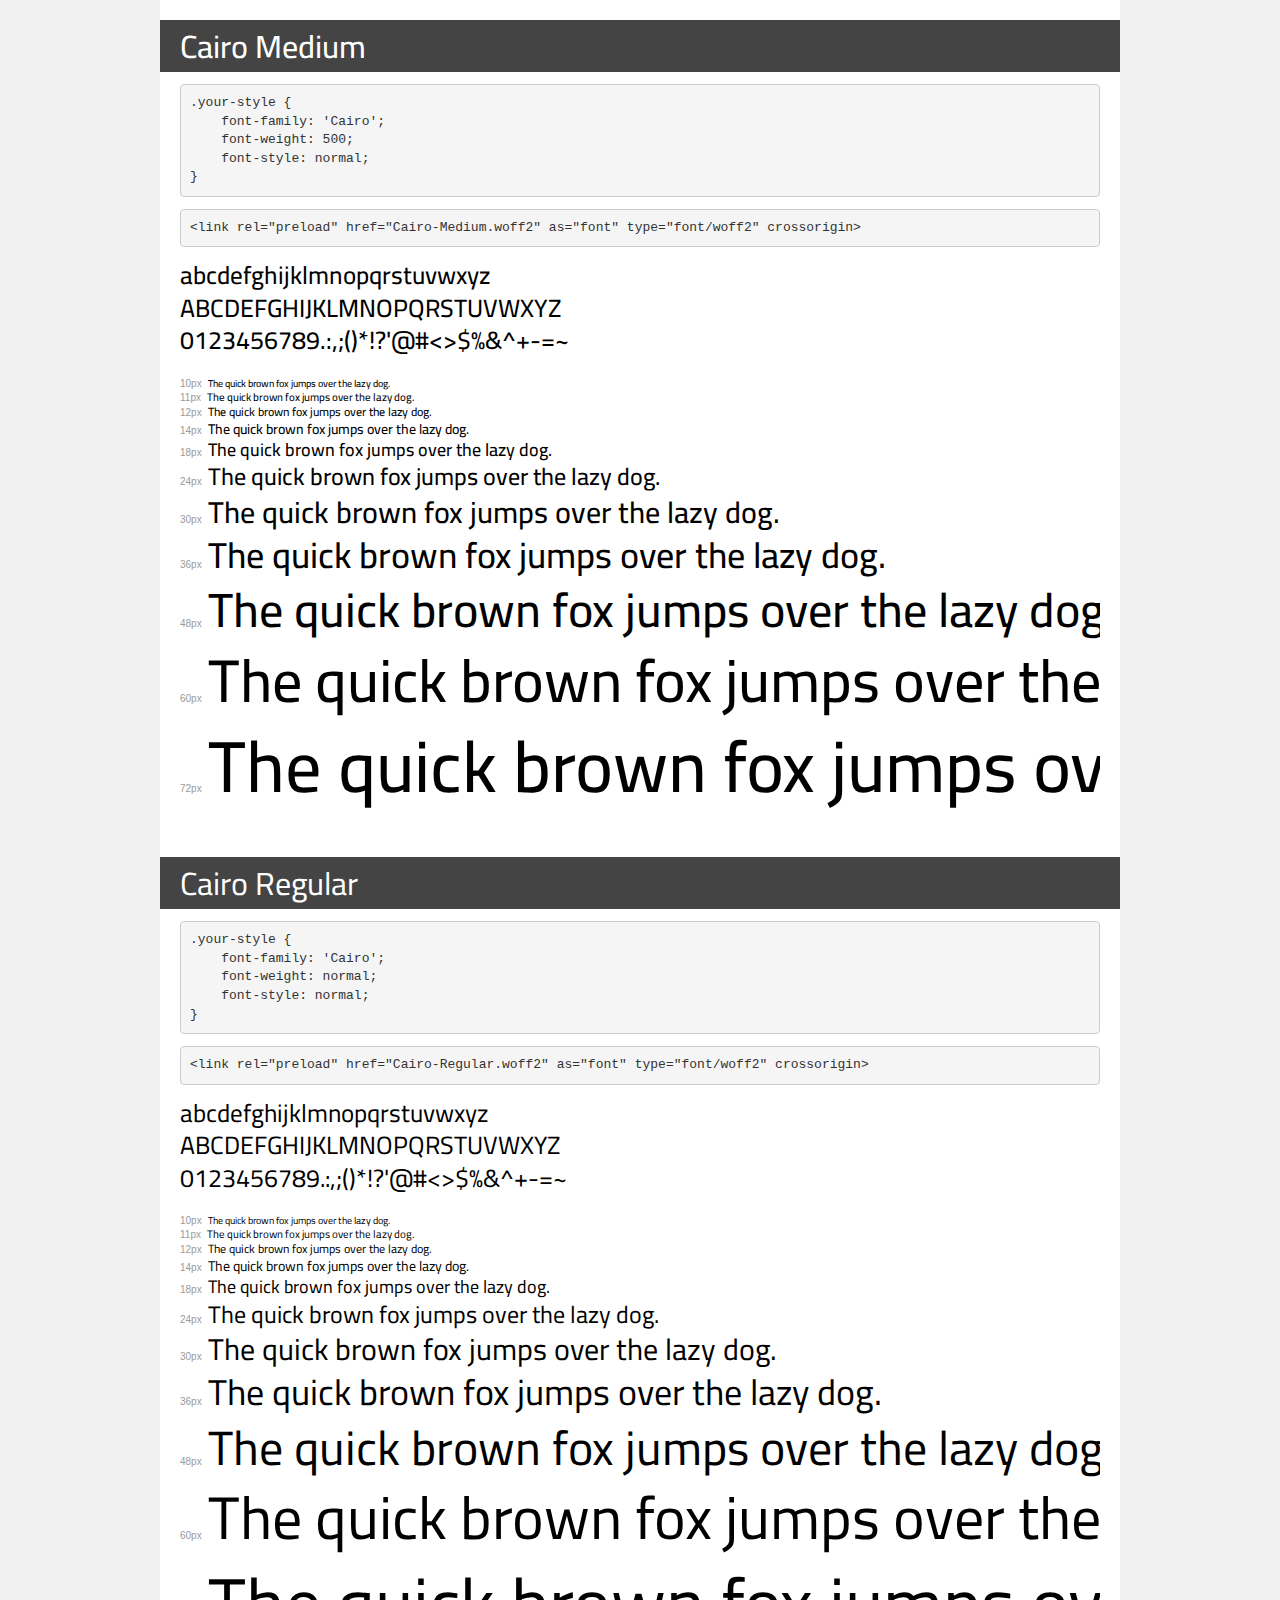
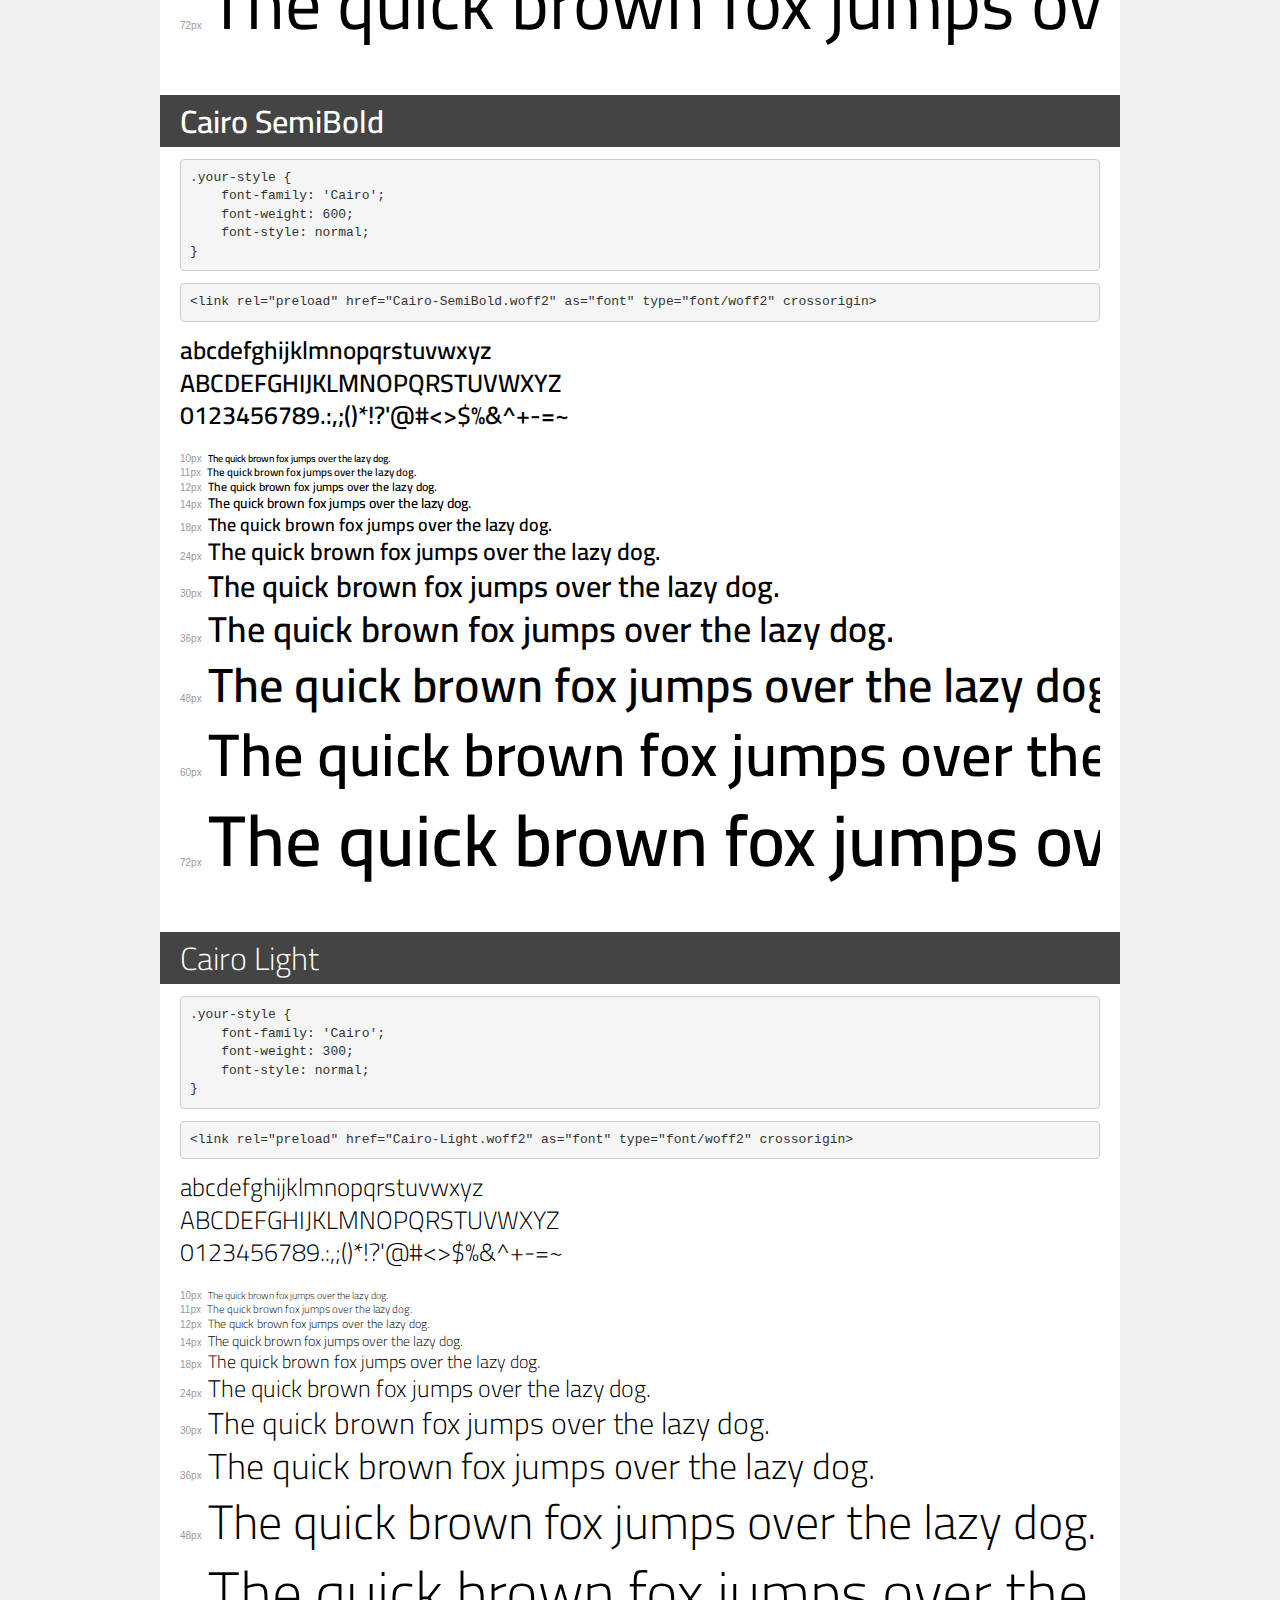
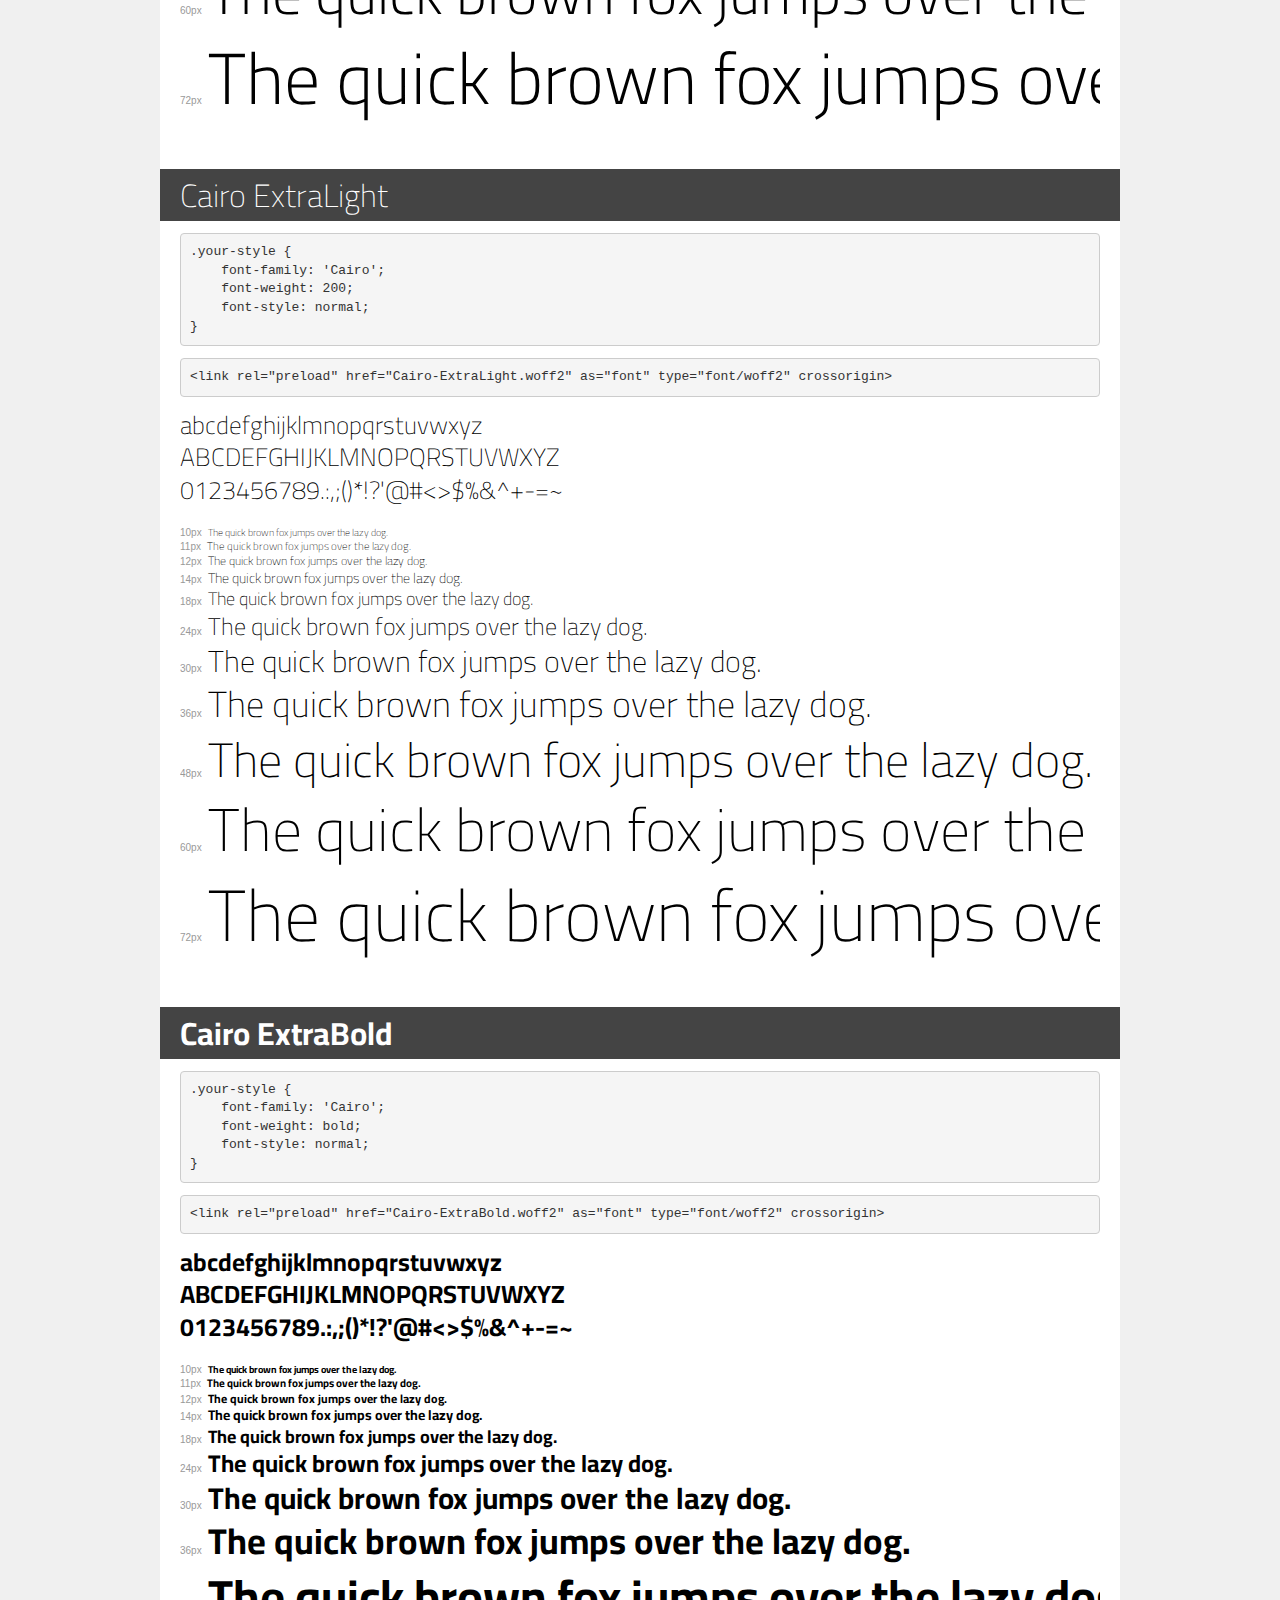
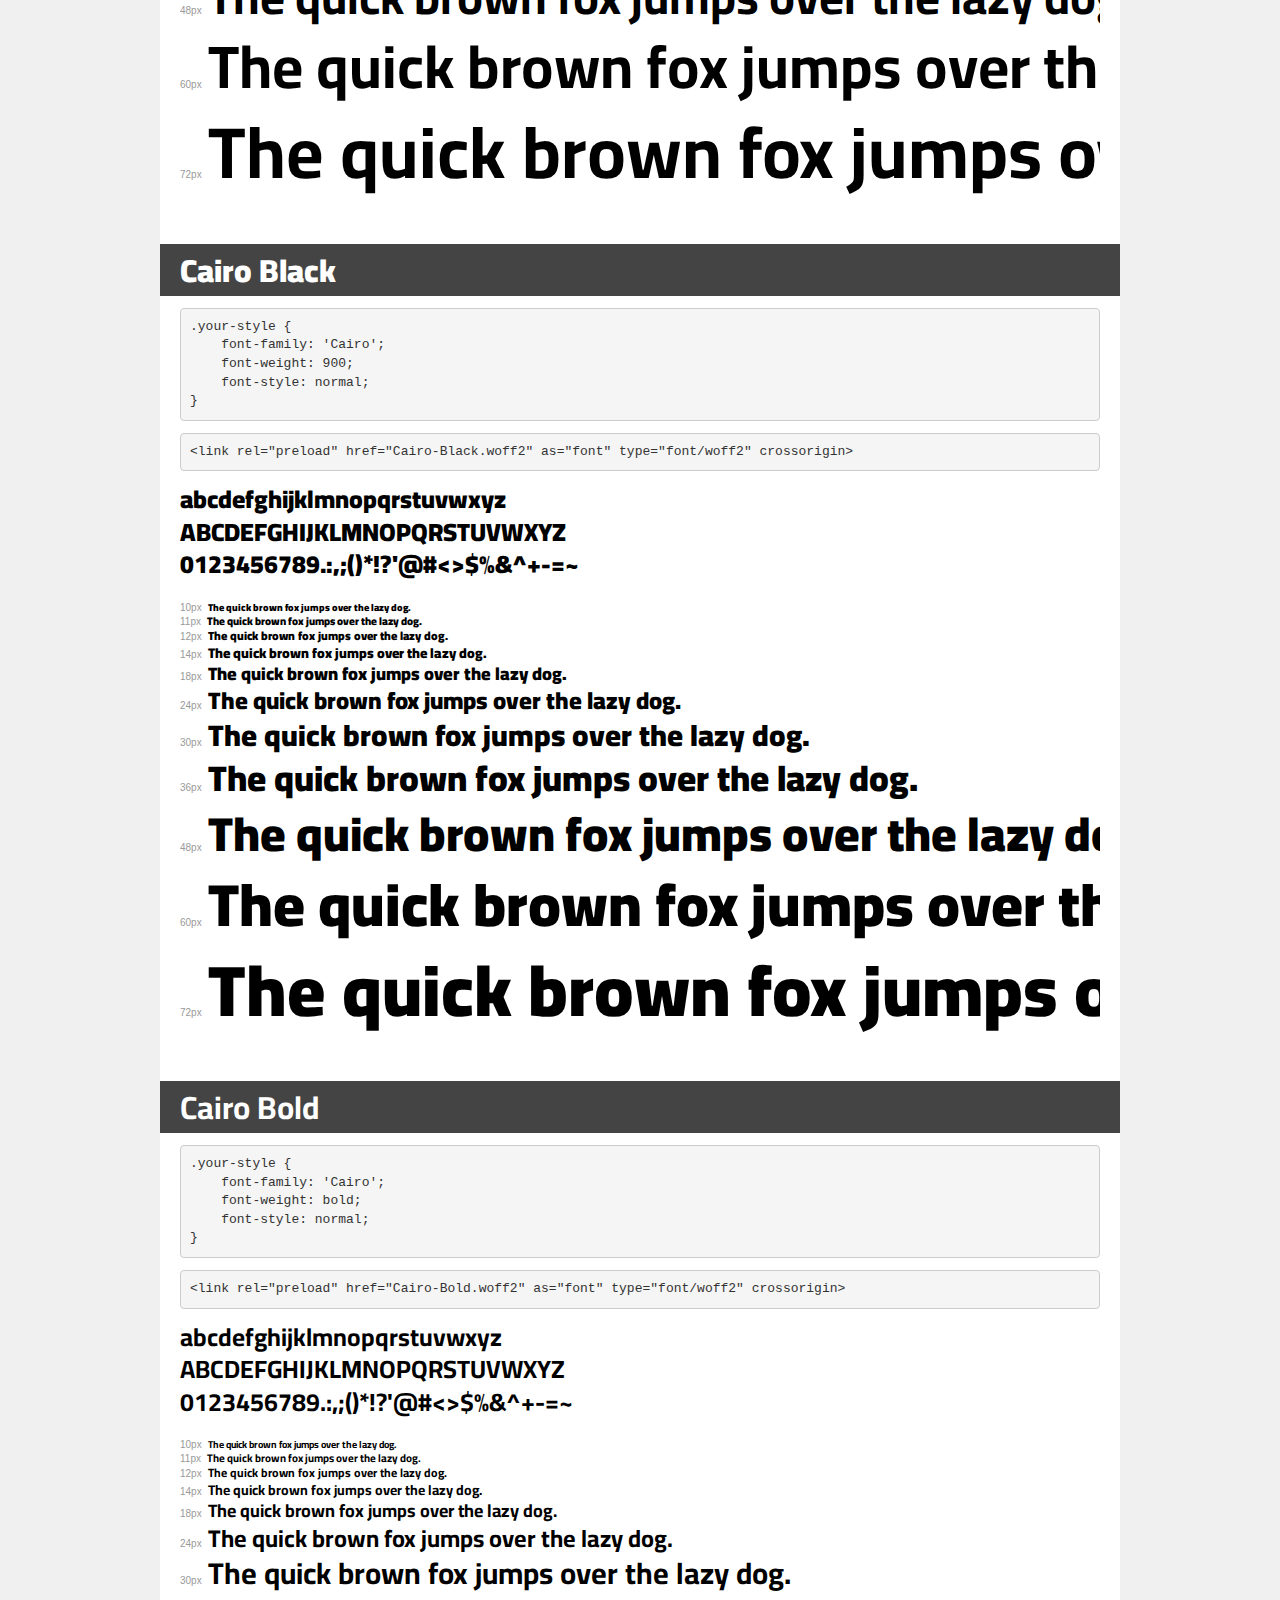
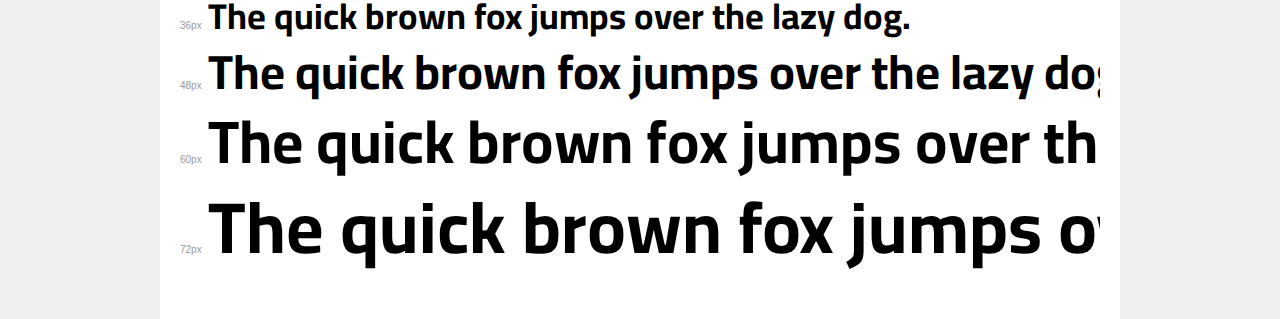
<file: assets/fonts/Cairo/demo.html>
<!DOCTYPE html>
<html lang="en">
<head>
    <meta charset="utf-8">
    <meta http-equiv="X-UA-Compatible" content="IE=edge">
    <meta name="viewport" content="width=device-width, initial-scale=1">
    <meta name="robots" content="noindex, noarchive">
    <meta name="format-detection" content="telephone=no">
    <title>Transfonter demo</title>
    <link href="stylesheet.css" rel="stylesheet">
    <style>
        /*
        http://meyerweb.com/eric/tools/css/reset/
        v2.0 | 20110126
        License: none (public domain)
        */
        html, body, div, span, applet, object, iframe,
        h1, h2, h3, h4, h5, h6, p, blockquote, pre,
        a, abbr, acronym, address, big, cite, code,
        del, dfn, em, img, ins, kbd, q, s, samp,
        small, strike, strong, sub, sup, tt, var,
        b, u, i, center,
        dl, dt, dd, ol, ul, li,
        fieldset, form, label, legend,
        table, caption, tbody, tfoot, thead, tr, th, td,
        article, aside, canvas, details, embed,
        figure, figcaption, footer, header, hgroup,
        menu, nav, output, ruby, section, summary,
        time, mark, audio, video {
            margin: 0;
            padding: 0;
            border: 0;
            font-size: 100%;
            font: inherit;
            vertical-align: baseline;
        }
        /* HTML5 display-role reset for older browsers */
        article, aside, details, figcaption, figure,
        footer, header, hgroup, menu, nav, section {
            display: block;
        }
        body {
            line-height: 1;
        }
        ol, ul {
            list-style: none;
        }
        blockquote, q {
            quotes: none;
        }
        blockquote:before, blockquote:after,
        q:before, q:after {
            content: '';
            content: none;
        }
        table {
            border-collapse: collapse;
            border-spacing: 0;
        }
        /* demo styles */
        body {
            background: #f0f0f0;
            color: #000;
        }
        .page {
            background: #fff;
            width: 920px;
            margin: 0 auto;
            padding: 20px 20px 0 20px;
            overflow: hidden;
        }
        .font-container {
            overflow-x: auto;
            overflow-y: hidden;
            margin-bottom: 40px;
            line-height: 1.3;
            white-space: nowrap;
            padding-bottom: 5px;
        }
        h1 {
            position: relative;
            background: #444;
            font-size: 32px;
            color: #fff;
            padding: 10px 20px;
            margin: 0 -20px 12px -20px;
        }
        .letters {
            font-size: 25px;
            margin-bottom: 20px;
        }
        .s10:before {
            content: '10px';
        }
        .s11:before {
            content: '11px';
        }
        .s12:before {
            content: '12px';
        }
        .s14:before {
            content: '14px';
        }
        .s18:before {
            content: '18px';
        }
        .s24:before {
            content: '24px';
        }
        .s30:before {
            content: '30px';
        }
        .s36:before {
            content: '36px';
        }
        .s48:before {
            content: '48px';
        }
        .s60:before {
            content: '60px';
        }
        .s72:before {
            content: '72px';
        }
        .s10:before, .s11:before, .s12:before, .s14:before,
        .s18:before, .s24:before, .s30:before, .s36:before,
        .s48:before, .s60:before, .s72:before {
            font-family: Arial, sans-serif;
            font-size: 10px;
            font-weight: normal;
            font-style: normal;
            color: #999;
            padding-right: 6px;
        }
        pre {
            display: block;
            padding: 9px;
            margin: 0 0 12px;
            font-family: Monaco, Menlo, Consolas, "Courier New", monospace;
            font-size: 13px;
            line-height: 1.428571429;
            color: #333;
            font-weight: normal;
            font-style: normal;
            background-color: #f5f5f5;
            border: 1px solid #ccc;
            overflow-x: auto;
            border-radius: 4px;
        }
        /* responsive */
        @media (max-width: 959px) {
            .page {
                width: auto;
                margin: 0;
            }
        }
    </style>
</head>
<body>
<div class="page">
    <div class="demo">
        <h1 style="font-family: 'Cairo'; font-weight: 500; font-style: normal;">Cairo Medium</h1>
        <pre title="Usage">.your-style {
    font-family: 'Cairo';
    font-weight: 500;
    font-style: normal;
}</pre>
        <pre title="Preload (optional)">
&lt;link rel=&quot;preload&quot; href=&quot;Cairo-Medium.woff2&quot; as=&quot;font&quot; type=&quot;font/woff2&quot; crossorigin&gt;</pre>
        <div class="font-container" style="font-family: 'Cairo'; font-weight: 500; font-style: normal;">
            <p class="letters">
                abcdefghijklmnopqrstuvwxyz<br>
ABCDEFGHIJKLMNOPQRSTUVWXYZ<br>
                0123456789.:,;()*!?'@#&lt;&gt;$%&^+-=~
            </p>
            <p class="s10" style="font-size: 10px;">The quick brown fox jumps over the lazy dog.</p>
            <p class="s11" style="font-size: 11px;">The quick brown fox jumps over the lazy dog.</p>
            <p class="s12" style="font-size: 12px;">The quick brown fox jumps over the lazy dog.</p>
            <p class="s14" style="font-size: 14px;">The quick brown fox jumps over the lazy dog.</p>
            <p class="s18" style="font-size: 18px;">The quick brown fox jumps over the lazy dog.</p>
            <p class="s24" style="font-size: 24px;">The quick brown fox jumps over the lazy dog.</p>
            <p class="s30" style="font-size: 30px;">The quick brown fox jumps over the lazy dog.</p>
            <p class="s36" style="font-size: 36px;">The quick brown fox jumps over the lazy dog.</p>
            <p class="s48" style="font-size: 48px;">The quick brown fox jumps over the lazy dog.</p>
            <p class="s60" style="font-size: 60px;">The quick brown fox jumps over the lazy dog.</p>
            <p class="s72" style="font-size: 72px;">The quick brown fox jumps over the lazy dog.</p>
        </div>
    </div>

    <div class="demo">
        <h1 style="font-family: 'Cairo'; font-weight: normal; font-style: normal;">Cairo Regular</h1>
        <pre title="Usage">.your-style {
    font-family: 'Cairo';
    font-weight: normal;
    font-style: normal;
}</pre>
        <pre title="Preload (optional)">
&lt;link rel=&quot;preload&quot; href=&quot;Cairo-Regular.woff2&quot; as=&quot;font&quot; type=&quot;font/woff2&quot; crossorigin&gt;</pre>
        <div class="font-container" style="font-family: 'Cairo'; font-weight: normal; font-style: normal;">
            <p class="letters">
                abcdefghijklmnopqrstuvwxyz<br>
ABCDEFGHIJKLMNOPQRSTUVWXYZ<br>
                0123456789.:,;()*!?'@#&lt;&gt;$%&^+-=~
            </p>
            <p class="s10" style="font-size: 10px;">The quick brown fox jumps over the lazy dog.</p>
            <p class="s11" style="font-size: 11px;">The quick brown fox jumps over the lazy dog.</p>
            <p class="s12" style="font-size: 12px;">The quick brown fox jumps over the lazy dog.</p>
            <p class="s14" style="font-size: 14px;">The quick brown fox jumps over the lazy dog.</p>
            <p class="s18" style="font-size: 18px;">The quick brown fox jumps over the lazy dog.</p>
            <p class="s24" style="font-size: 24px;">The quick brown fox jumps over the lazy dog.</p>
            <p class="s30" style="font-size: 30px;">The quick brown fox jumps over the lazy dog.</p>
            <p class="s36" style="font-size: 36px;">The quick brown fox jumps over the lazy dog.</p>
            <p class="s48" style="font-size: 48px;">The quick brown fox jumps over the lazy dog.</p>
            <p class="s60" style="font-size: 60px;">The quick brown fox jumps over the lazy dog.</p>
            <p class="s72" style="font-size: 72px;">The quick brown fox jumps over the lazy dog.</p>
        </div>
    </div>

    <div class="demo">
        <h1 style="font-family: 'Cairo'; font-weight: 600; font-style: normal;">Cairo SemiBold</h1>
        <pre title="Usage">.your-style {
    font-family: 'Cairo';
    font-weight: 600;
    font-style: normal;
}</pre>
        <pre title="Preload (optional)">
&lt;link rel=&quot;preload&quot; href=&quot;Cairo-SemiBold.woff2&quot; as=&quot;font&quot; type=&quot;font/woff2&quot; crossorigin&gt;</pre>
        <div class="font-container" style="font-family: 'Cairo'; font-weight: 600; font-style: normal;">
            <p class="letters">
                abcdefghijklmnopqrstuvwxyz<br>
ABCDEFGHIJKLMNOPQRSTUVWXYZ<br>
                0123456789.:,;()*!?'@#&lt;&gt;$%&^+-=~
            </p>
            <p class="s10" style="font-size: 10px;">The quick brown fox jumps over the lazy dog.</p>
            <p class="s11" style="font-size: 11px;">The quick brown fox jumps over the lazy dog.</p>
            <p class="s12" style="font-size: 12px;">The quick brown fox jumps over the lazy dog.</p>
            <p class="s14" style="font-size: 14px;">The quick brown fox jumps over the lazy dog.</p>
            <p class="s18" style="font-size: 18px;">The quick brown fox jumps over the lazy dog.</p>
            <p class="s24" style="font-size: 24px;">The quick brown fox jumps over the lazy dog.</p>
            <p class="s30" style="font-size: 30px;">The quick brown fox jumps over the lazy dog.</p>
            <p class="s36" style="font-size: 36px;">The quick brown fox jumps over the lazy dog.</p>
            <p class="s48" style="font-size: 48px;">The quick brown fox jumps over the lazy dog.</p>
            <p class="s60" style="font-size: 60px;">The quick brown fox jumps over the lazy dog.</p>
            <p class="s72" style="font-size: 72px;">The quick brown fox jumps over the lazy dog.</p>
        </div>
    </div>

    <div class="demo">
        <h1 style="font-family: 'Cairo'; font-weight: 300; font-style: normal;">Cairo Light</h1>
        <pre title="Usage">.your-style {
    font-family: 'Cairo';
    font-weight: 300;
    font-style: normal;
}</pre>
        <pre title="Preload (optional)">
&lt;link rel=&quot;preload&quot; href=&quot;Cairo-Light.woff2&quot; as=&quot;font&quot; type=&quot;font/woff2&quot; crossorigin&gt;</pre>
        <div class="font-container" style="font-family: 'Cairo'; font-weight: 300; font-style: normal;">
            <p class="letters">
                abcdefghijklmnopqrstuvwxyz<br>
ABCDEFGHIJKLMNOPQRSTUVWXYZ<br>
                0123456789.:,;()*!?'@#&lt;&gt;$%&^+-=~
            </p>
            <p class="s10" style="font-size: 10px;">The quick brown fox jumps over the lazy dog.</p>
            <p class="s11" style="font-size: 11px;">The quick brown fox jumps over the lazy dog.</p>
            <p class="s12" style="font-size: 12px;">The quick brown fox jumps over the lazy dog.</p>
            <p class="s14" style="font-size: 14px;">The quick brown fox jumps over the lazy dog.</p>
            <p class="s18" style="font-size: 18px;">The quick brown fox jumps over the lazy dog.</p>
            <p class="s24" style="font-size: 24px;">The quick brown fox jumps over the lazy dog.</p>
            <p class="s30" style="font-size: 30px;">The quick brown fox jumps over the lazy dog.</p>
            <p class="s36" style="font-size: 36px;">The quick brown fox jumps over the lazy dog.</p>
            <p class="s48" style="font-size: 48px;">The quick brown fox jumps over the lazy dog.</p>
            <p class="s60" style="font-size: 60px;">The quick brown fox jumps over the lazy dog.</p>
            <p class="s72" style="font-size: 72px;">The quick brown fox jumps over the lazy dog.</p>
        </div>
    </div>

    <div class="demo">
        <h1 style="font-family: 'Cairo'; font-weight: 200; font-style: normal;">Cairo ExtraLight</h1>
        <pre title="Usage">.your-style {
    font-family: 'Cairo';
    font-weight: 200;
    font-style: normal;
}</pre>
        <pre title="Preload (optional)">
&lt;link rel=&quot;preload&quot; href=&quot;Cairo-ExtraLight.woff2&quot; as=&quot;font&quot; type=&quot;font/woff2&quot; crossorigin&gt;</pre>
        <div class="font-container" style="font-family: 'Cairo'; font-weight: 200; font-style: normal;">
            <p class="letters">
                abcdefghijklmnopqrstuvwxyz<br>
ABCDEFGHIJKLMNOPQRSTUVWXYZ<br>
                0123456789.:,;()*!?'@#&lt;&gt;$%&^+-=~
            </p>
            <p class="s10" style="font-size: 10px;">The quick brown fox jumps over the lazy dog.</p>
            <p class="s11" style="font-size: 11px;">The quick brown fox jumps over the lazy dog.</p>
            <p class="s12" style="font-size: 12px;">The quick brown fox jumps over the lazy dog.</p>
            <p class="s14" style="font-size: 14px;">The quick brown fox jumps over the lazy dog.</p>
            <p class="s18" style="font-size: 18px;">The quick brown fox jumps over the lazy dog.</p>
            <p class="s24" style="font-size: 24px;">The quick brown fox jumps over the lazy dog.</p>
            <p class="s30" style="font-size: 30px;">The quick brown fox jumps over the lazy dog.</p>
            <p class="s36" style="font-size: 36px;">The quick brown fox jumps over the lazy dog.</p>
            <p class="s48" style="font-size: 48px;">The quick brown fox jumps over the lazy dog.</p>
            <p class="s60" style="font-size: 60px;">The quick brown fox jumps over the lazy dog.</p>
            <p class="s72" style="font-size: 72px;">The quick brown fox jumps over the lazy dog.</p>
        </div>
    </div>

    <div class="demo">
        <h1 style="font-family: 'Cairo'; font-weight: bold; font-style: normal;">Cairo ExtraBold</h1>
        <pre title="Usage">.your-style {
    font-family: 'Cairo';
    font-weight: bold;
    font-style: normal;
}</pre>
        <pre title="Preload (optional)">
&lt;link rel=&quot;preload&quot; href=&quot;Cairo-ExtraBold.woff2&quot; as=&quot;font&quot; type=&quot;font/woff2&quot; crossorigin&gt;</pre>
        <div class="font-container" style="font-family: 'Cairo'; font-weight: bold; font-style: normal;">
            <p class="letters">
                abcdefghijklmnopqrstuvwxyz<br>
ABCDEFGHIJKLMNOPQRSTUVWXYZ<br>
                0123456789.:,;()*!?'@#&lt;&gt;$%&^+-=~
            </p>
            <p class="s10" style="font-size: 10px;">The quick brown fox jumps over the lazy dog.</p>
            <p class="s11" style="font-size: 11px;">The quick brown fox jumps over the lazy dog.</p>
            <p class="s12" style="font-size: 12px;">The quick brown fox jumps over the lazy dog.</p>
            <p class="s14" style="font-size: 14px;">The quick brown fox jumps over the lazy dog.</p>
            <p class="s18" style="font-size: 18px;">The quick brown fox jumps over the lazy dog.</p>
            <p class="s24" style="font-size: 24px;">The quick brown fox jumps over the lazy dog.</p>
            <p class="s30" style="font-size: 30px;">The quick brown fox jumps over the lazy dog.</p>
            <p class="s36" style="font-size: 36px;">The quick brown fox jumps over the lazy dog.</p>
            <p class="s48" style="font-size: 48px;">The quick brown fox jumps over the lazy dog.</p>
            <p class="s60" style="font-size: 60px;">The quick brown fox jumps over the lazy dog.</p>
            <p class="s72" style="font-size: 72px;">The quick brown fox jumps over the lazy dog.</p>
        </div>
    </div>

    <div class="demo">
        <h1 style="font-family: 'Cairo'; font-weight: 900; font-style: normal;">Cairo Black</h1>
        <pre title="Usage">.your-style {
    font-family: 'Cairo';
    font-weight: 900;
    font-style: normal;
}</pre>
        <pre title="Preload (optional)">
&lt;link rel=&quot;preload&quot; href=&quot;Cairo-Black.woff2&quot; as=&quot;font&quot; type=&quot;font/woff2&quot; crossorigin&gt;</pre>
        <div class="font-container" style="font-family: 'Cairo'; font-weight: 900; font-style: normal;">
            <p class="letters">
                abcdefghijklmnopqrstuvwxyz<br>
ABCDEFGHIJKLMNOPQRSTUVWXYZ<br>
                0123456789.:,;()*!?'@#&lt;&gt;$%&^+-=~
            </p>
            <p class="s10" style="font-size: 10px;">The quick brown fox jumps over the lazy dog.</p>
            <p class="s11" style="font-size: 11px;">The quick brown fox jumps over the lazy dog.</p>
            <p class="s12" style="font-size: 12px;">The quick brown fox jumps over the lazy dog.</p>
            <p class="s14" style="font-size: 14px;">The quick brown fox jumps over the lazy dog.</p>
            <p class="s18" style="font-size: 18px;">The quick brown fox jumps over the lazy dog.</p>
            <p class="s24" style="font-size: 24px;">The quick brown fox jumps over the lazy dog.</p>
            <p class="s30" style="font-size: 30px;">The quick brown fox jumps over the lazy dog.</p>
            <p class="s36" style="font-size: 36px;">The quick brown fox jumps over the lazy dog.</p>
            <p class="s48" style="font-size: 48px;">The quick brown fox jumps over the lazy dog.</p>
            <p class="s60" style="font-size: 60px;">The quick brown fox jumps over the lazy dog.</p>
            <p class="s72" style="font-size: 72px;">The quick brown fox jumps over the lazy dog.</p>
        </div>
    </div>

    <div class="demo">
        <h1 style="font-family: 'Cairo'; font-weight: bold; font-style: normal;">Cairo Bold</h1>
        <pre title="Usage">.your-style {
    font-family: 'Cairo';
    font-weight: bold;
    font-style: normal;
}</pre>
        <pre title="Preload (optional)">
&lt;link rel=&quot;preload&quot; href=&quot;Cairo-Bold.woff2&quot; as=&quot;font&quot; type=&quot;font/woff2&quot; crossorigin&gt;</pre>
        <div class="font-container" style="font-family: 'Cairo'; font-weight: bold; font-style: normal;">
            <p class="letters">
                abcdefghijklmnopqrstuvwxyz<br>
ABCDEFGHIJKLMNOPQRSTUVWXYZ<br>
                0123456789.:,;()*!?'@#&lt;&gt;$%&^+-=~
            </p>
            <p class="s10" style="font-size: 10px;">The quick brown fox jumps over the lazy dog.</p>
            <p class="s11" style="font-size: 11px;">The quick brown fox jumps over the lazy dog.</p>
            <p class="s12" style="font-size: 12px;">The quick brown fox jumps over the lazy dog.</p>
            <p class="s14" style="font-size: 14px;">The quick brown fox jumps over the lazy dog.</p>
            <p class="s18" style="font-size: 18px;">The quick brown fox jumps over the lazy dog.</p>
            <p class="s24" style="font-size: 24px;">The quick brown fox jumps over the lazy dog.</p>
            <p class="s30" style="font-size: 30px;">The quick brown fox jumps over the lazy dog.</p>
            <p class="s36" style="font-size: 36px;">The quick brown fox jumps over the lazy dog.</p>
            <p class="s48" style="font-size: 48px;">The quick brown fox jumps over the lazy dog.</p>
            <p class="s60" style="font-size: 60px;">The quick brown fox jumps over the lazy dog.</p>
            <p class="s72" style="font-size: 72px;">The quick brown fox jumps over the lazy dog.</p>
        </div>
    </div>

</div>
</body>
</html>
</file>
<file: assets/fonts/Cairo/stylesheet.css>
@font-face {
    font-family: 'Cairo';
    src: url('Cairo-Medium.woff2') format('woff2'),
        url('Cairo-Medium.woff') format('woff');
    font-weight: 500;
    font-style: normal;
    font-display: swap;
}

@font-face {
    font-family: 'Cairo';
    src: url('Cairo-Regular.woff2') format('woff2'),
        url('Cairo-Regular.woff') format('woff');
    font-weight: normal;
    font-style: normal;
    font-display: swap;
}

@font-face {
    font-family: 'Cairo';
    src: url('Cairo-SemiBold.woff2') format('woff2'),
        url('Cairo-SemiBold.woff') format('woff');
    font-weight: 600;
    font-style: normal;
    font-display: swap;
}

@font-face {
    font-family: 'Cairo';
    src: url('Cairo-Light.woff2') format('woff2'),
        url('Cairo-Light.woff') format('woff');
    font-weight: 300;
    font-style: normal;
    font-display: swap;
}

@font-face {
    font-family: 'Cairo';
    src: url('Cairo-ExtraLight.woff2') format('woff2'),
        url('Cairo-ExtraLight.woff') format('woff');
    font-weight: 200;
    font-style: normal;
    font-display: swap;
}

@font-face {
    font-family: 'Cairo';
    src: url('Cairo-ExtraBold.woff2') format('woff2'),
        url('Cairo-ExtraBold.woff') format('woff');
    font-weight: bold;
    font-style: normal;
    font-display: swap;
}

@font-face {
    font-family: 'Cairo';
    src: url('Cairo-Black.woff2') format('woff2'),
        url('Cairo-Black.woff') format('woff');
    font-weight: 900;
    font-style: normal;
    font-display: swap;
}

@font-face {
    font-family: 'Cairo';
    src: url('Cairo-Bold.woff2') format('woff2'),
        url('Cairo-Bold.woff') format('woff');
    font-weight: bold;
    font-style: normal;
    font-display: swap;
}
</file>
